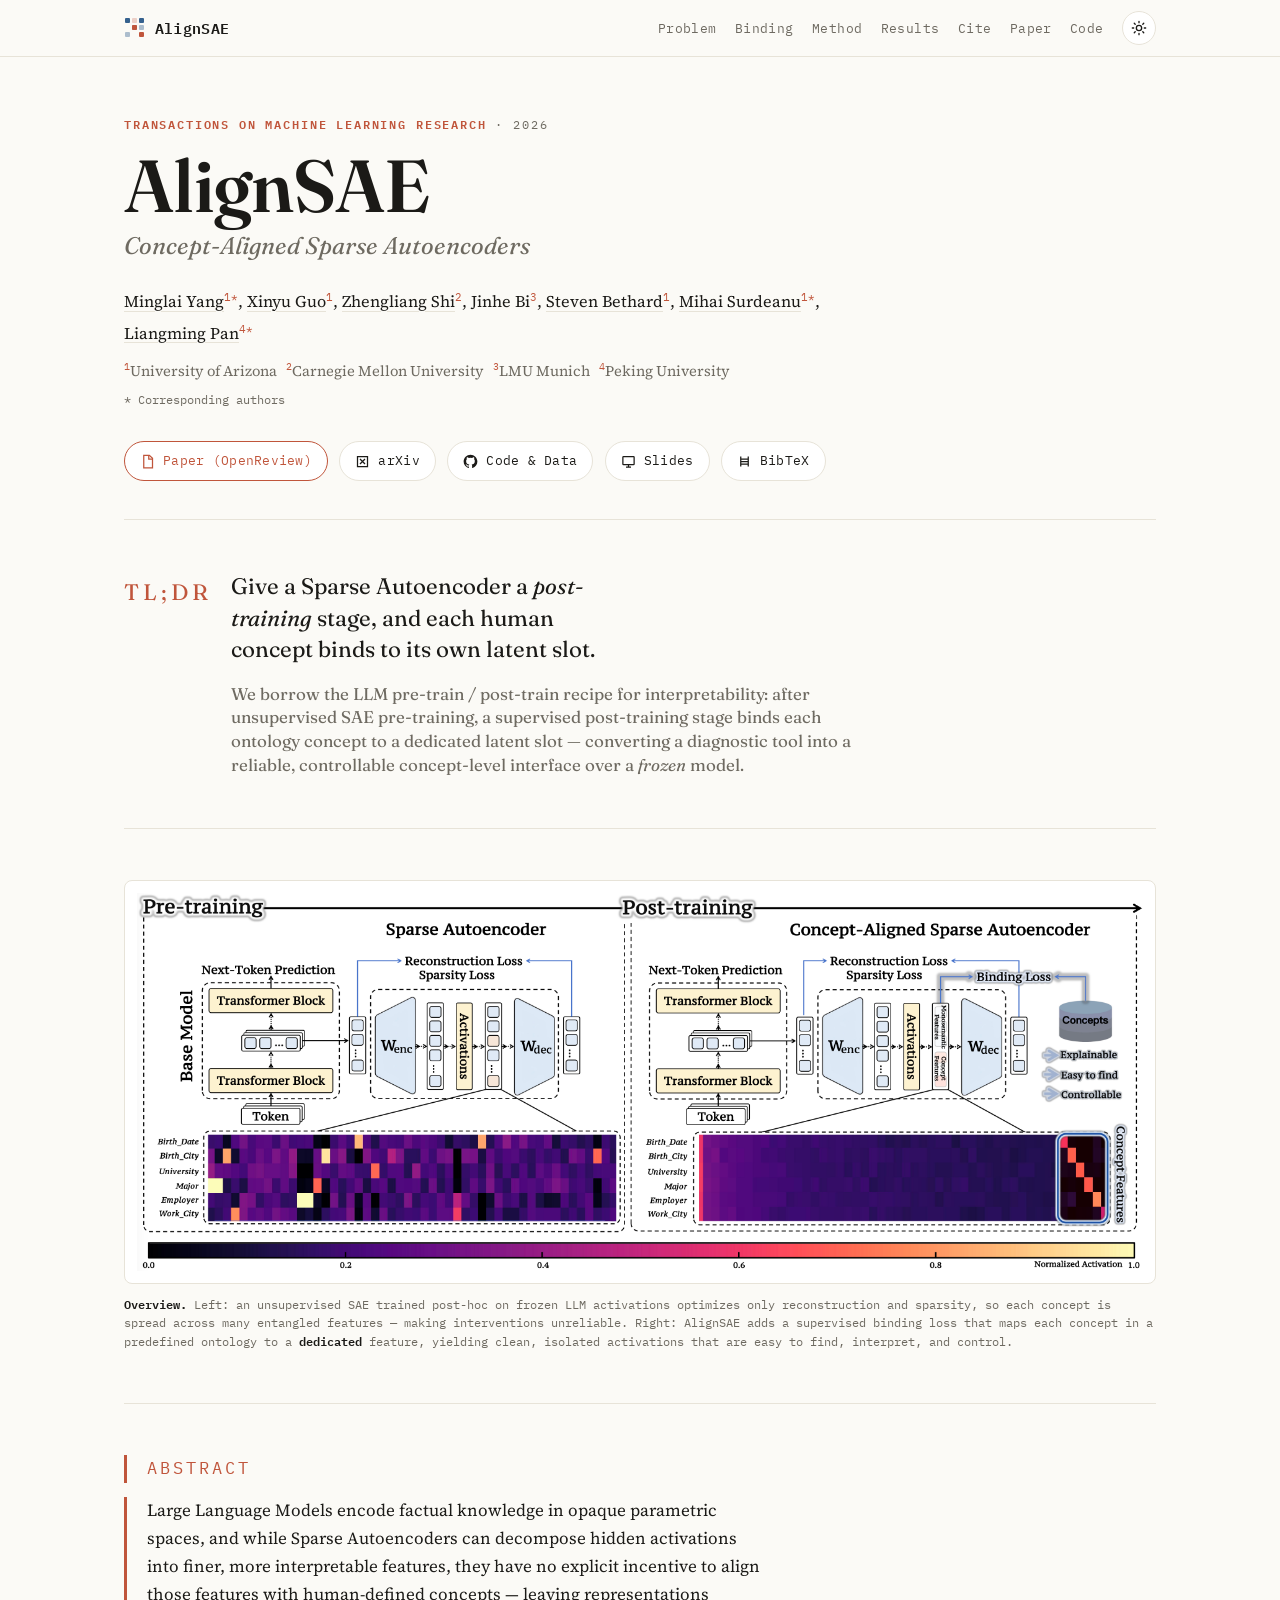
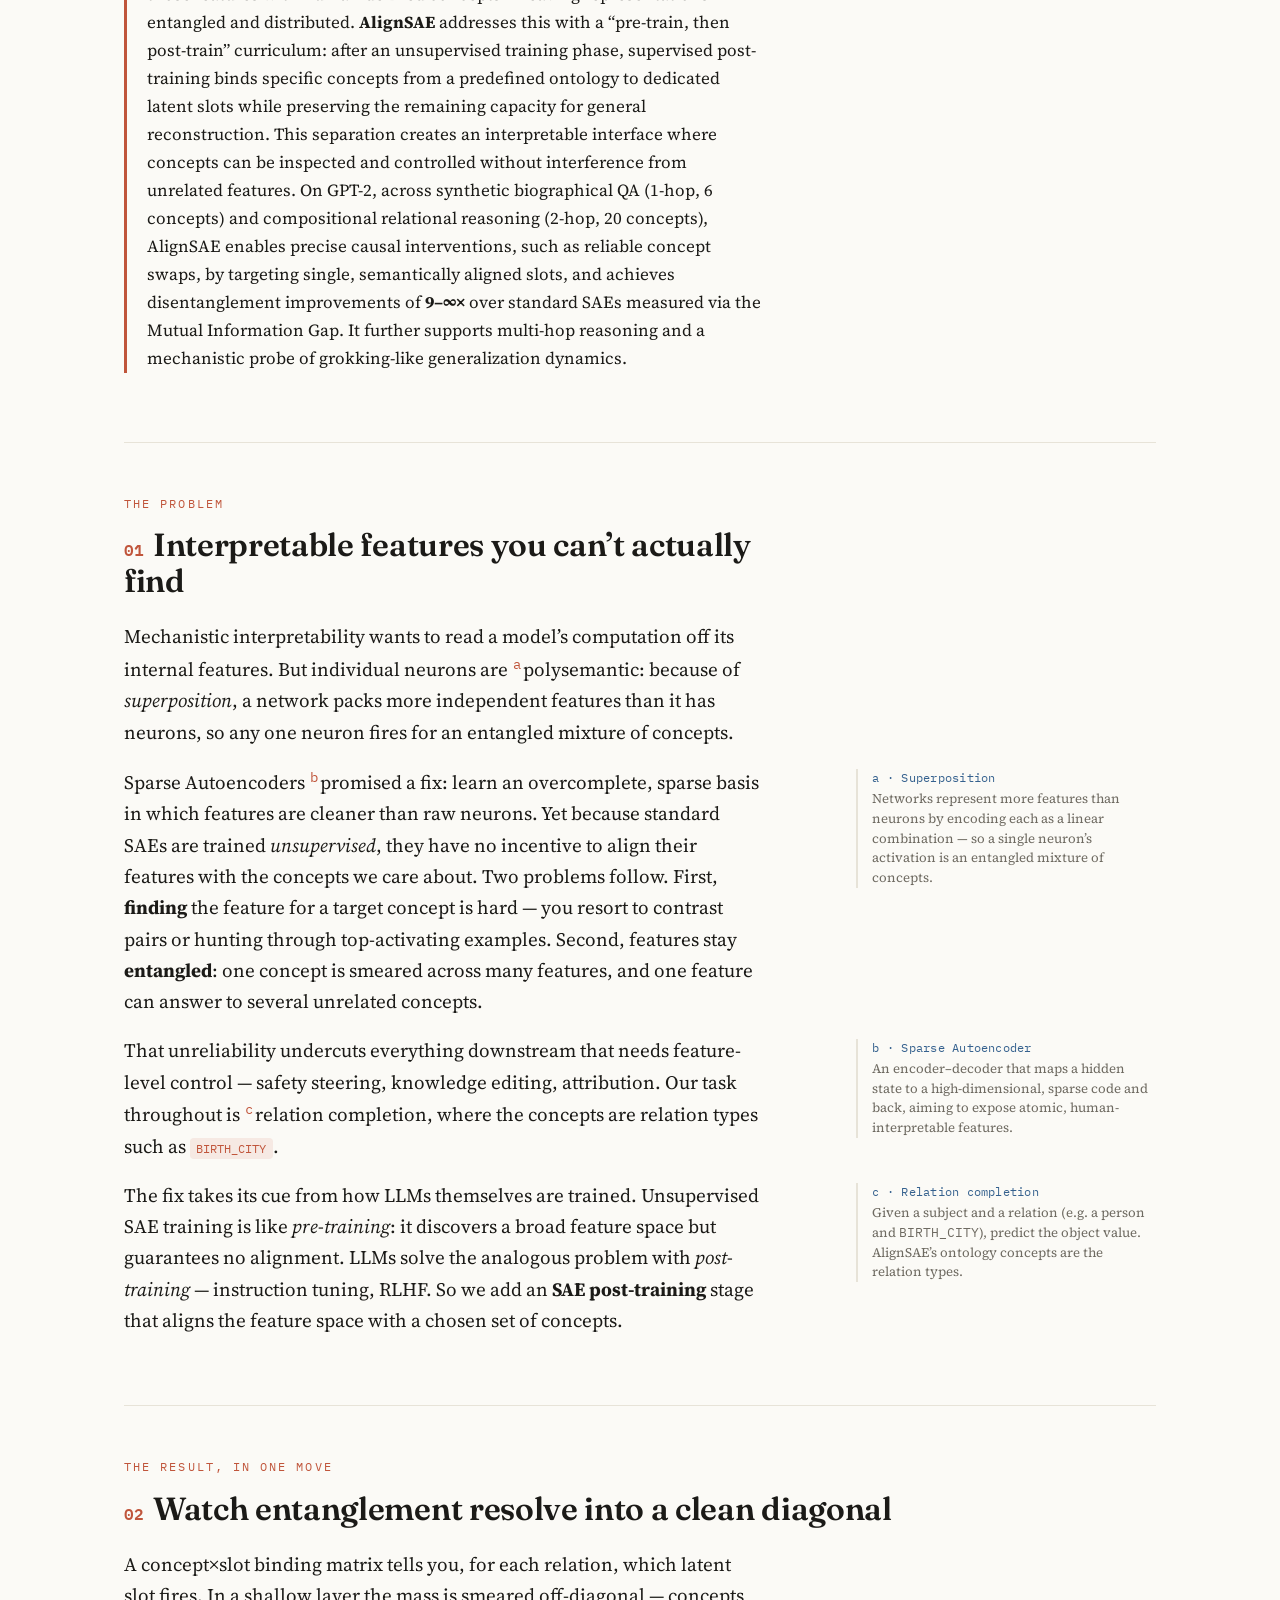
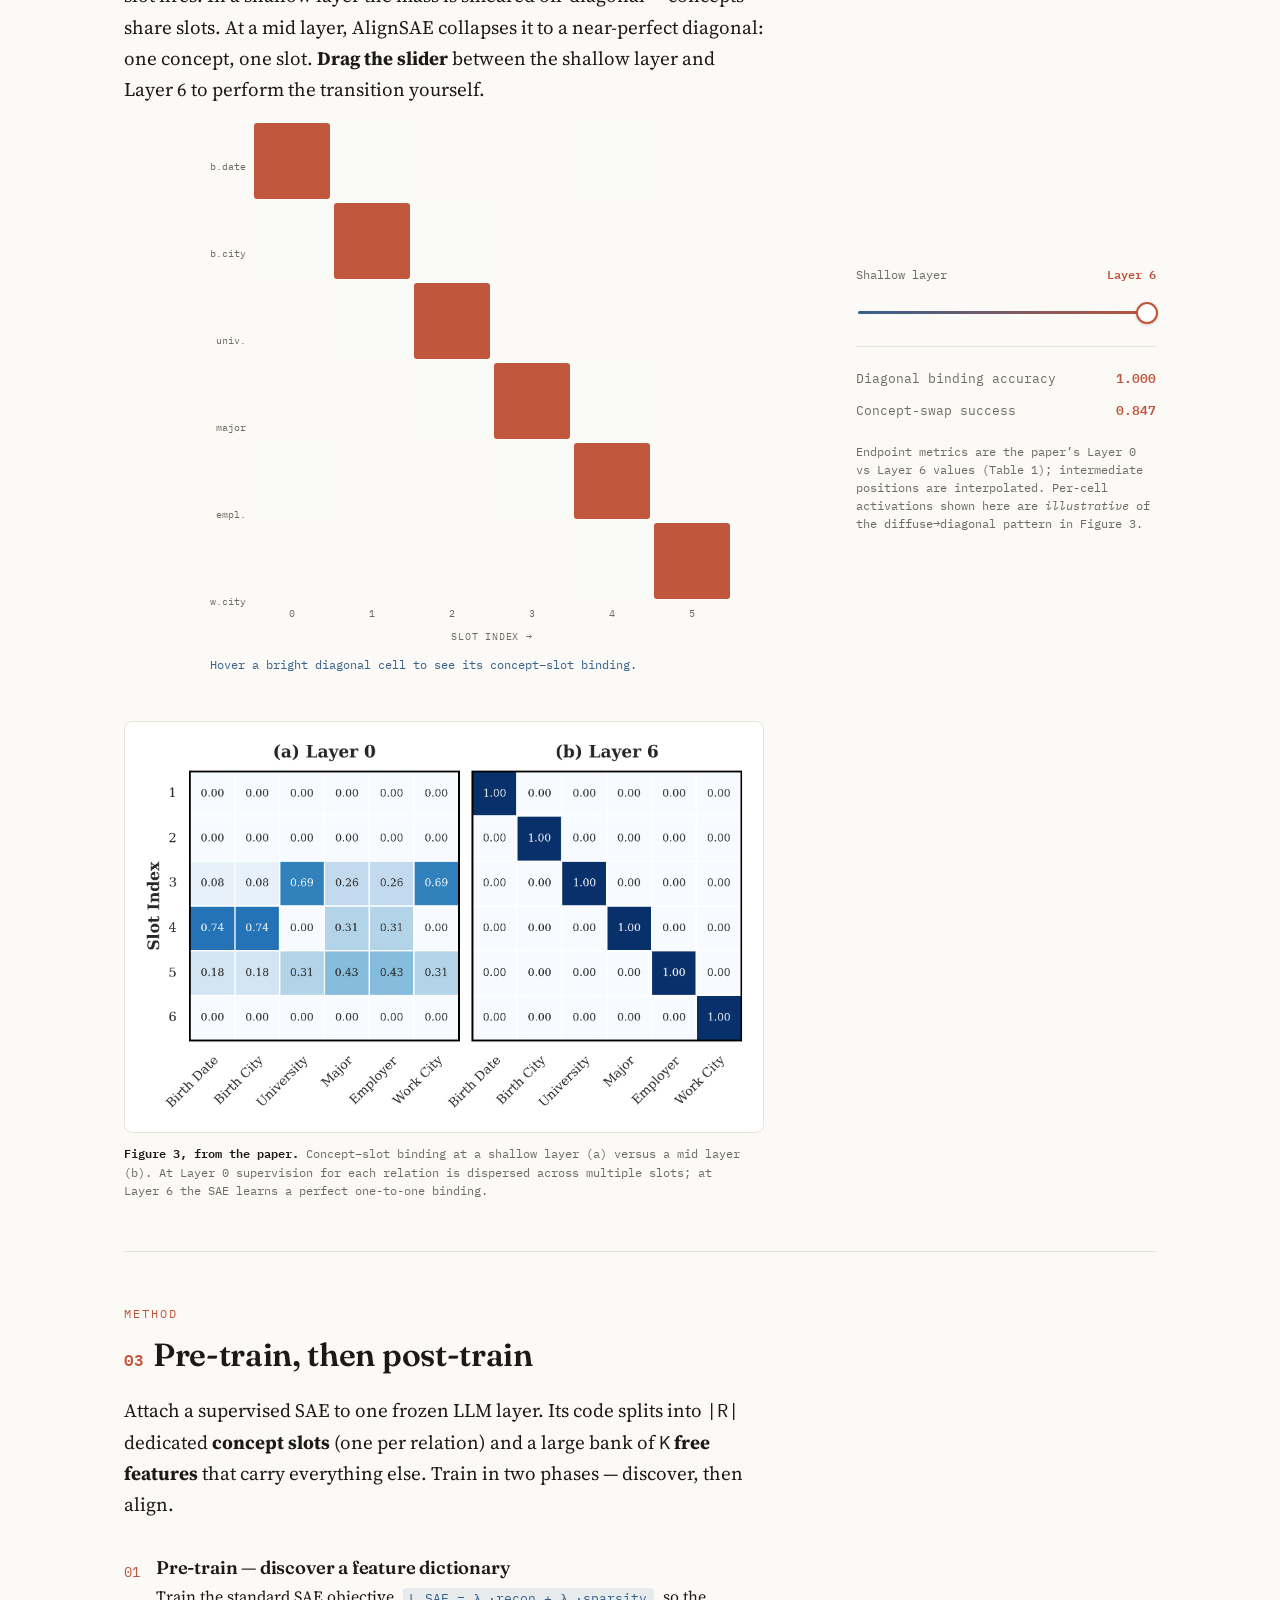
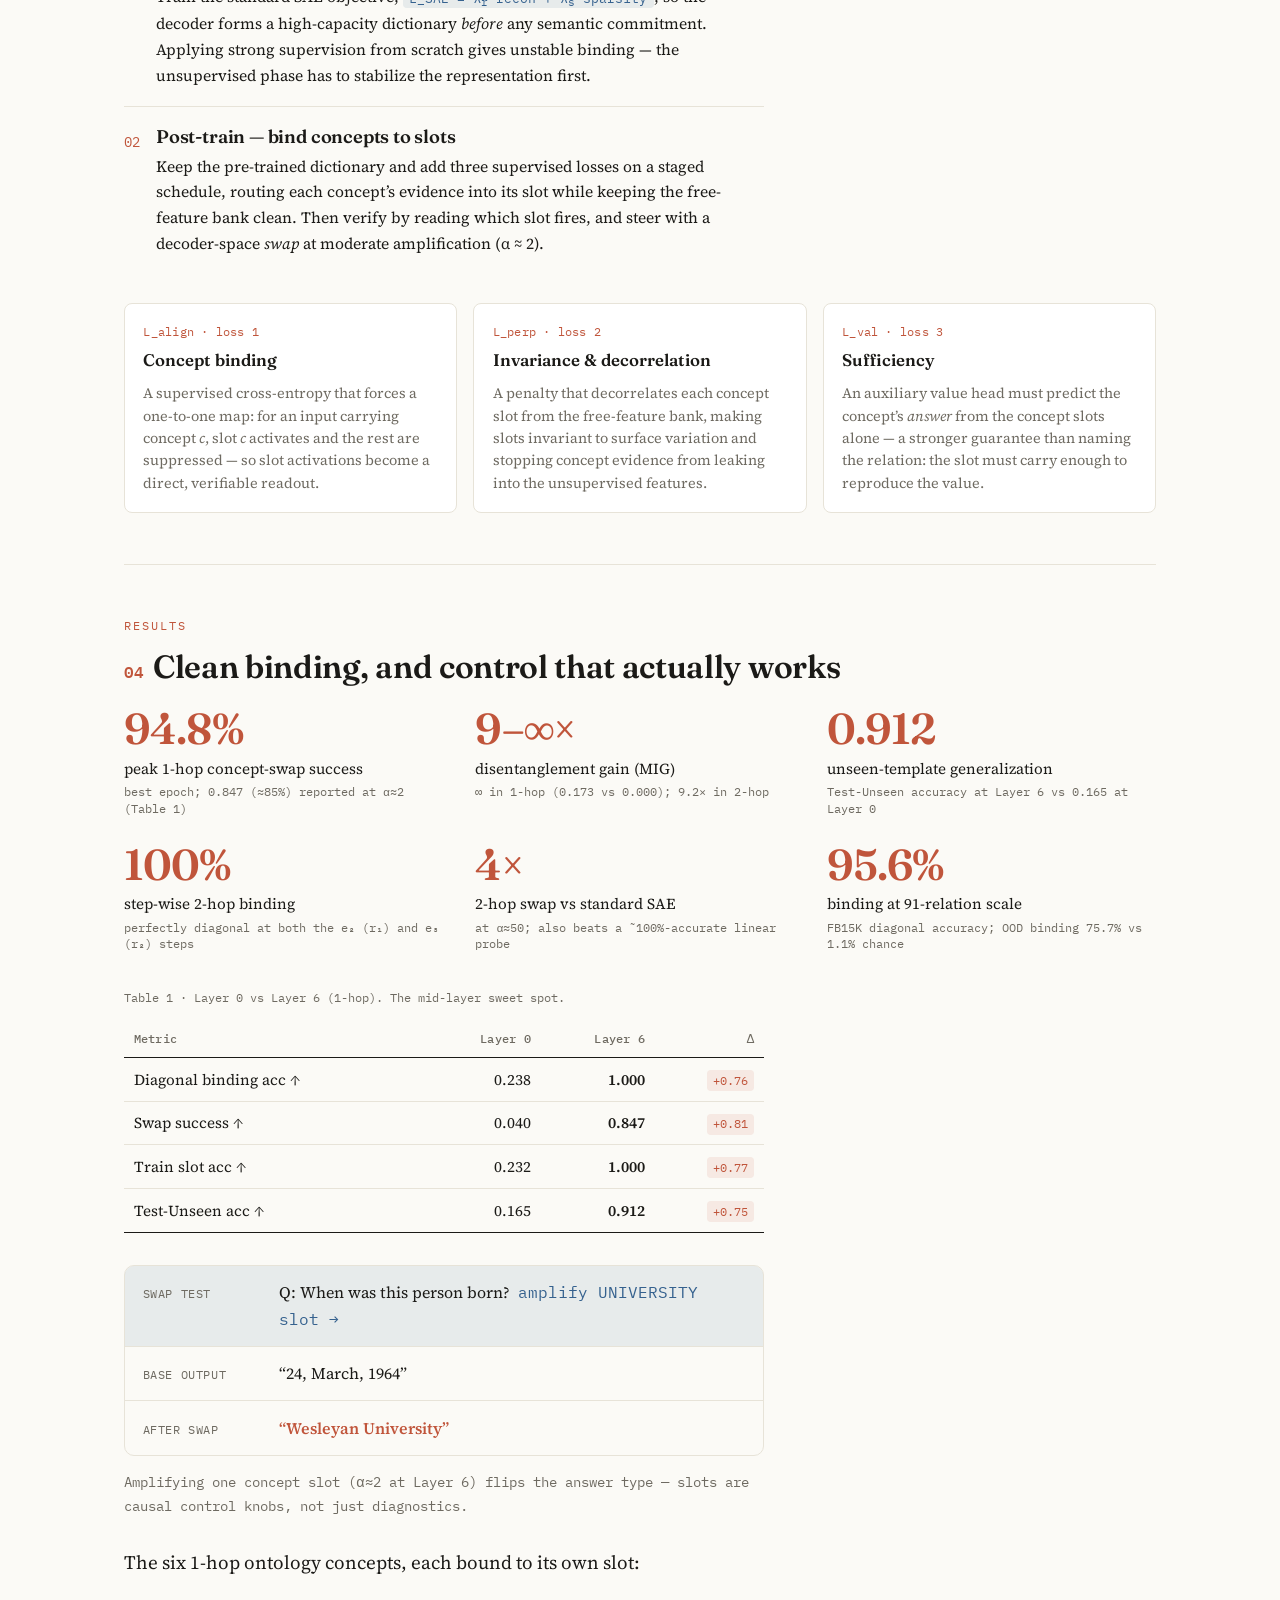
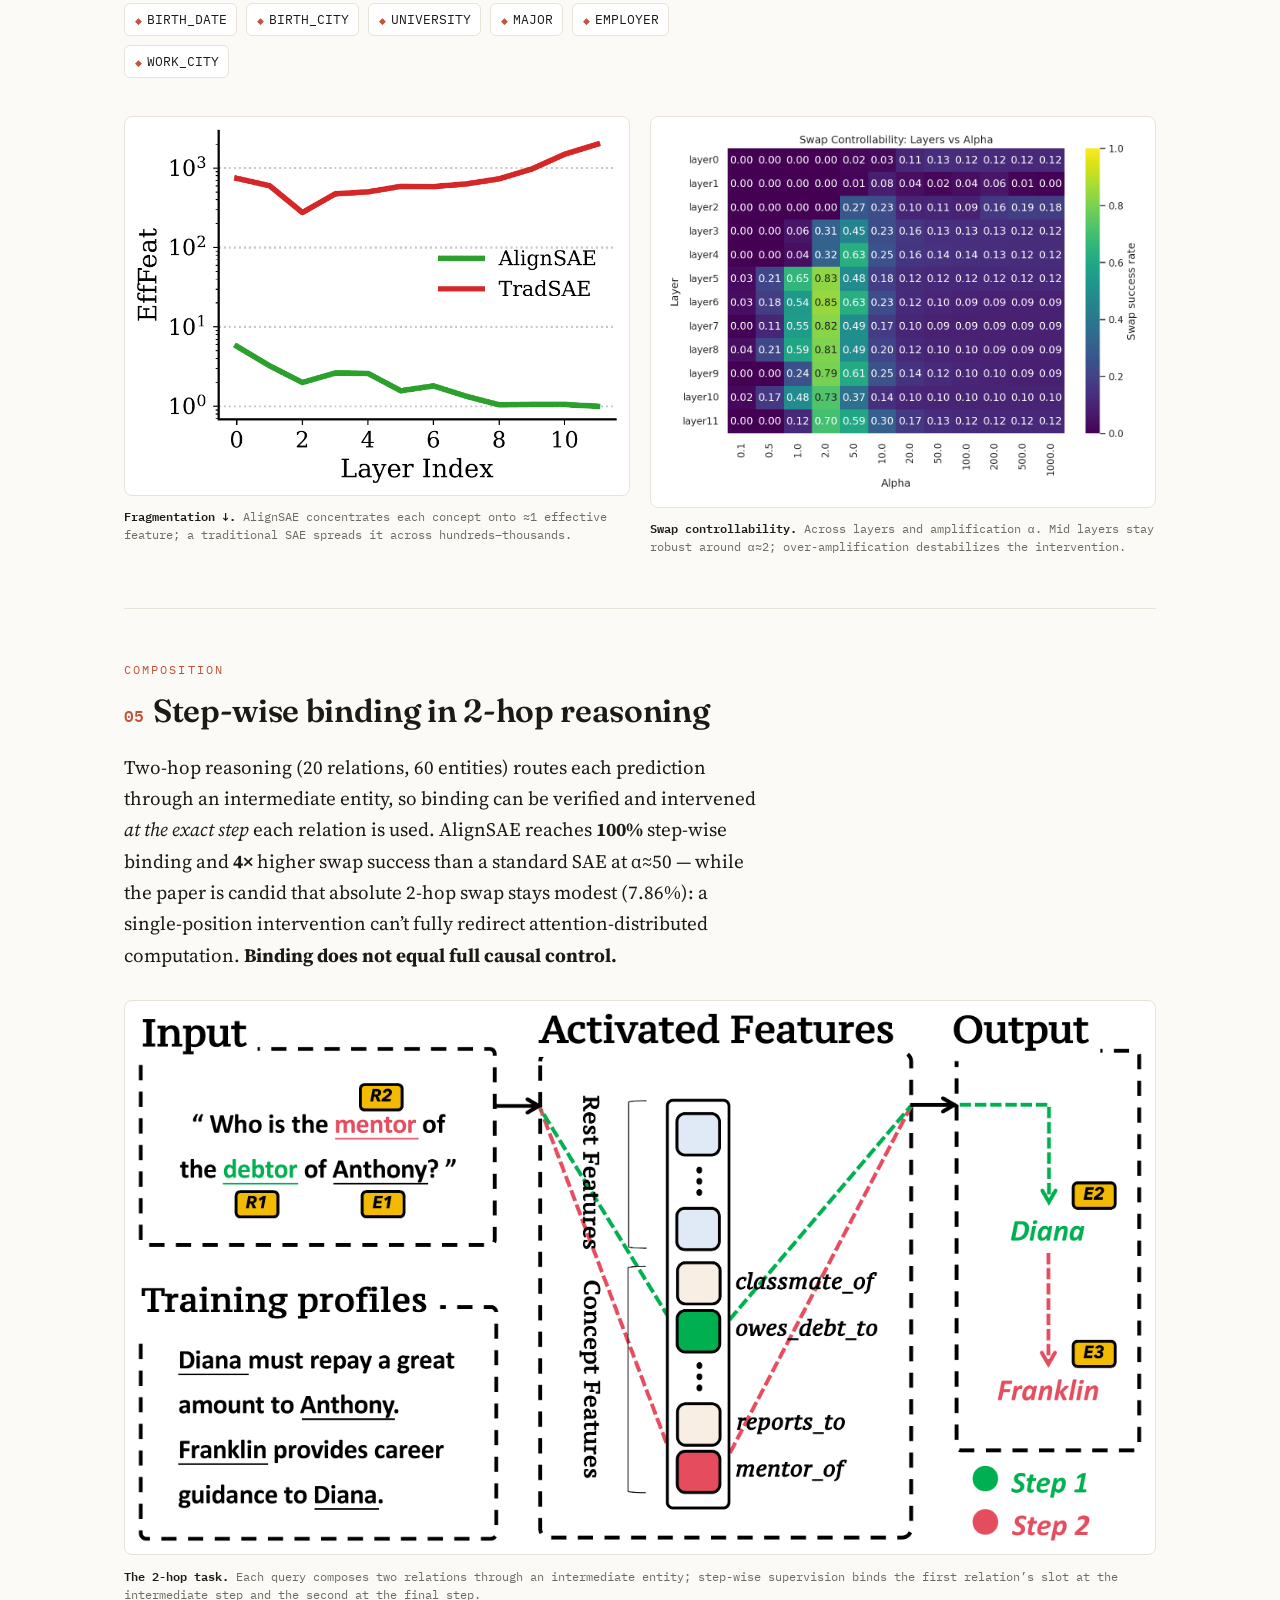
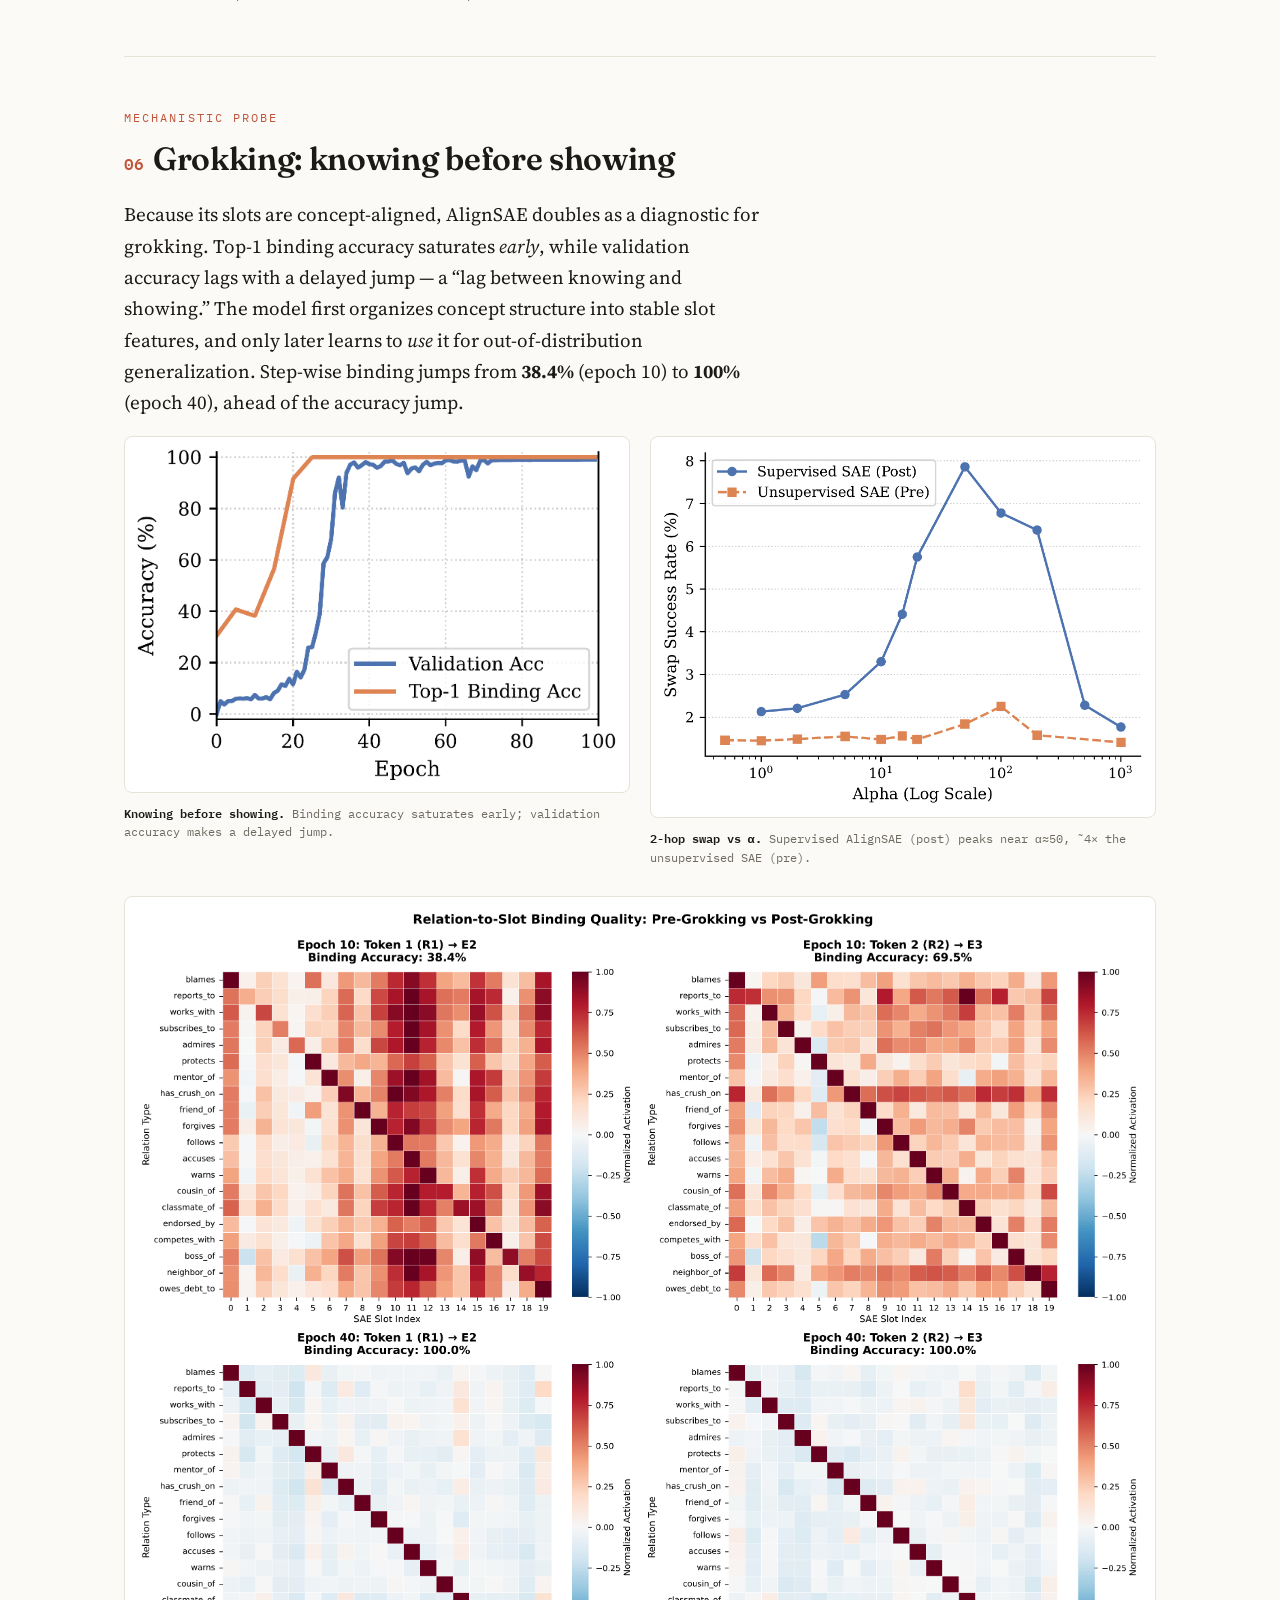
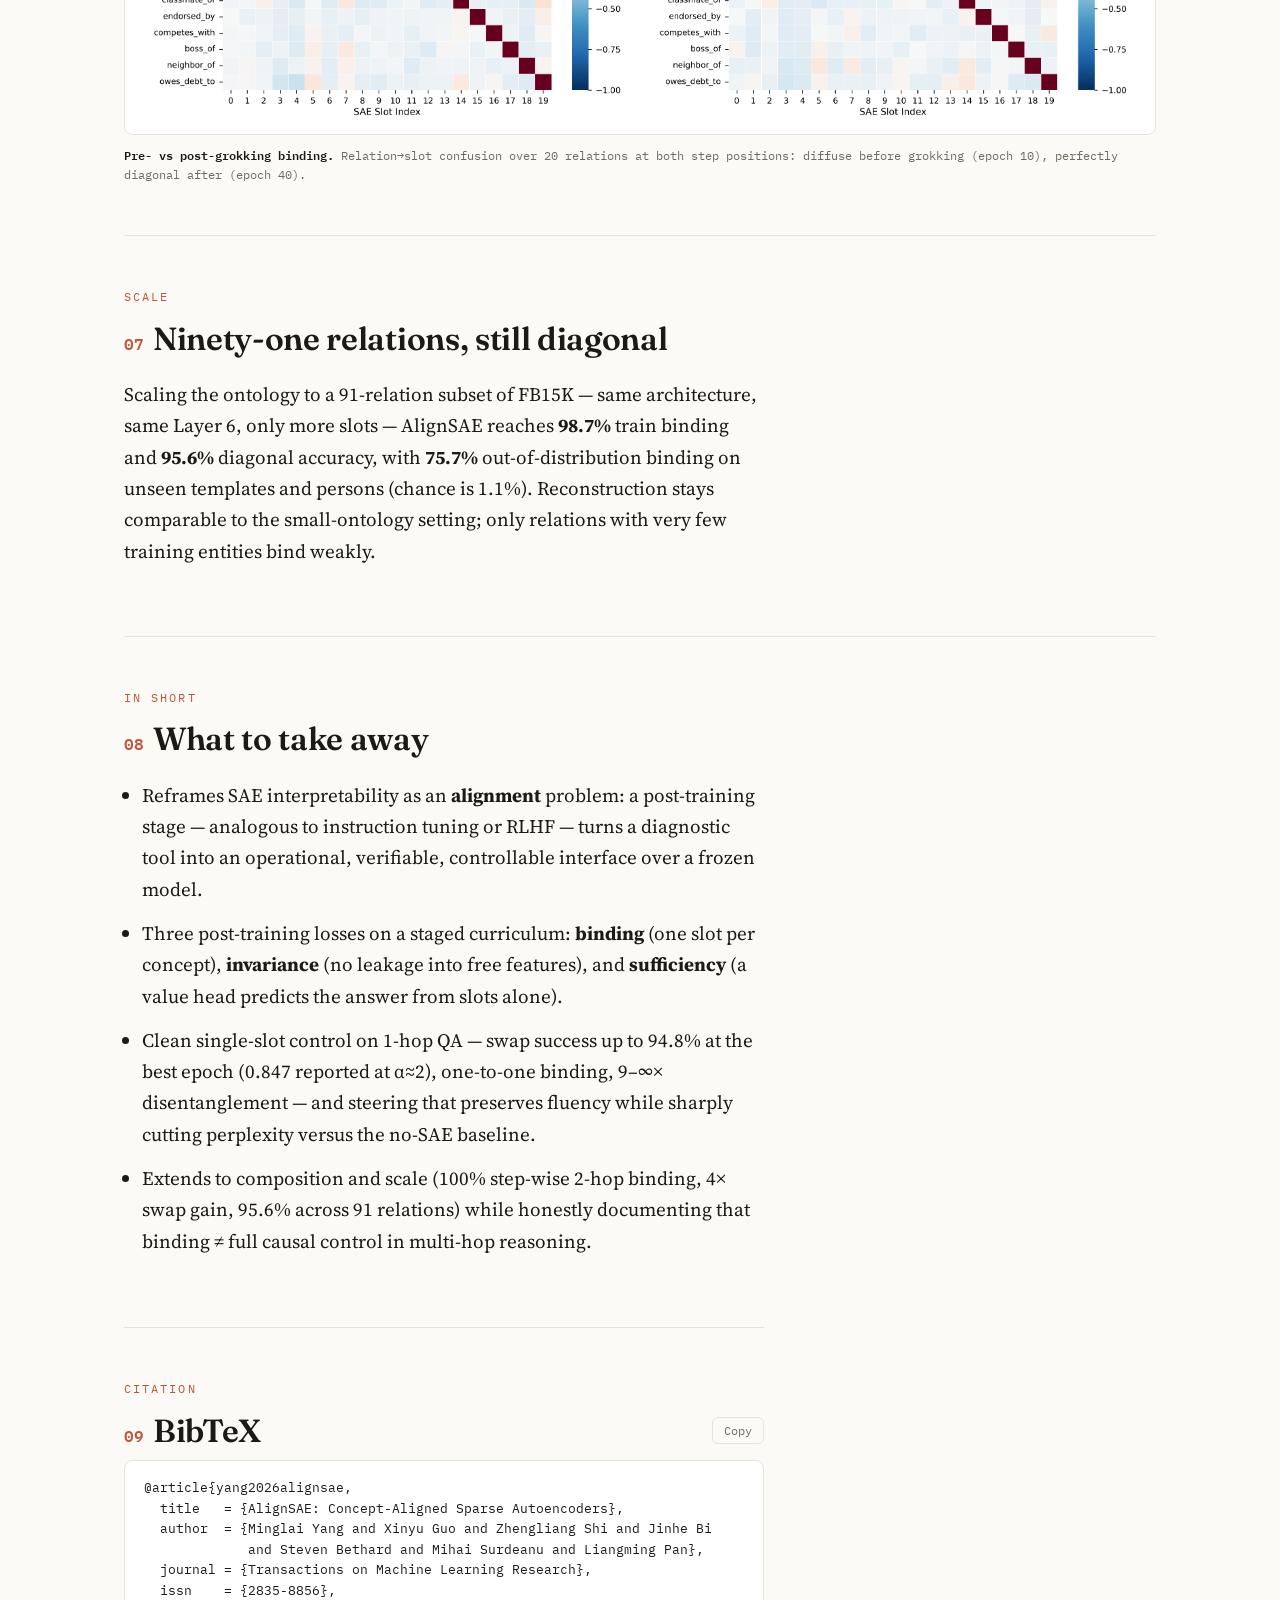
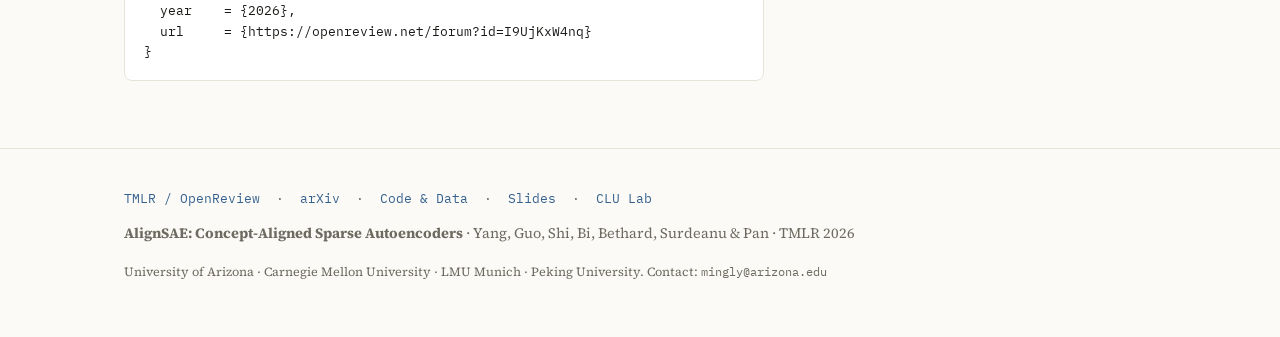
<file: index.html>
<!DOCTYPE html>
<html lang="en" data-theme="light">
<head>
<meta charset="utf-8">
<meta name="viewport" content="width=device-width, initial-scale=1">
<title>AlignSAE: Concept-Aligned Sparse Autoencoders | Yang et al. 2026</title>

<meta name="description" content="AlignSAE binds each concept in a predefined ontology to a dedicated Sparse Autoencoder latent slot through a 'pre-train, then post-train' curriculum, turning a frozen LLM's entangled features into an interface you can find, verify, and causally steer. TMLR 2026.">
<meta name="author" content="Minglai Yang, Xinyu Guo, Zhengliang Shi, Jinhe Bi, Steven Bethard, Mihai Surdeanu, Liangming Pan">
<meta name="keywords" content="sparse autoencoders, mechanistic interpretability, concept alignment, feature steering, LLM interpretability, concept binding">

<!-- Open Graph -->
<meta property="og:type" content="article">
<meta property="og:title" content="AlignSAE: Concept-Aligned Sparse Autoencoders">
<meta property="og:description" content="A 'pre-train, then post-train' curriculum that binds each ontology concept to its own SAE latent slot — turning entangled LLM features into an interface you can find, verify, and causally steer.">
<meta property="og:url" content="https://ymingl.com/alignsae-site/">
<meta property="og:image" content="figures/og.png">
<meta property="og:image:width" content="1200">
<meta property="og:image:height" content="450">
<meta property="article:published_time" content="2026-08-01T00:00:00.000Z">
<meta name="twitter:card" content="summary_large_image">
<meta name="twitter:title" content="AlignSAE: Concept-Aligned Sparse Autoencoders">
<meta name="twitter:description" content="Binding each ontology concept to a dedicated SAE latent slot — an interpretable, controllable interface over a frozen LLM. TMLR 2026.">
<meta name="twitter:image" content="figures/og.png">

<!-- Google Scholar -->
<meta name="citation_title" content="AlignSAE: Concept-Aligned Sparse Autoencoders">
<meta name="citation_author" content="Yang, Minglai">
<meta name="citation_author" content="Guo, Xinyu">
<meta name="citation_author" content="Shi, Zhengliang">
<meta name="citation_author" content="Bi, Jinhe">
<meta name="citation_author" content="Bethard, Steven">
<meta name="citation_author" content="Surdeanu, Mihai">
<meta name="citation_author" content="Pan, Liangming">
<meta name="citation_publication_date" content="2026">
<meta name="citation_journal_title" content="Transactions on Machine Learning Research">
<meta name="citation_pdf_url" content="https://arxiv.org/pdf/2512.02004.pdf">

<link rel="icon" type="image/png" href="plots/favicon.png">
<link rel="apple-touch-icon" href="plots/favicon.png">

<!-- Set theme before paint to avoid flash -->
<script>
(function () {
  try {
    var t = localStorage.getItem('alignsae-theme');
    if (!t) t = window.matchMedia('(prefers-color-scheme: dark)').matches ? 'dark' : 'light';
    document.documentElement.setAttribute('data-theme', t);
  } catch (e) {}
})();
</script>

<link rel="preconnect" href="https://fonts.googleapis.com">
<link rel="preconnect" href="https://fonts.gstatic.com" crossorigin>
<link href="https://fonts.googleapis.com/css2?family=Fraunces:opsz,wght@9..144,400;9..144,500;9..144,600;9..144,700&family=IBM+Plex+Mono:wght@400;500;600&family=Source+Serif+4:opsz,wght@8..60,400;8..60,600&display=swap" rel="stylesheet">

<script type="application/ld+json">
{
  "@context": "https://schema.org",
  "@type": "ScholarlyArticle",
  "headline": "AlignSAE: Concept-Aligned Sparse Autoencoders",
  "author": [
    {"@type":"Person","name":"Minglai Yang","affiliation":{"@type":"Organization","name":"University of Arizona"}},
    {"@type":"Person","name":"Xinyu Guo","affiliation":{"@type":"Organization","name":"University of Arizona"}},
    {"@type":"Person","name":"Zhengliang Shi","affiliation":{"@type":"Organization","name":"Carnegie Mellon University"}},
    {"@type":"Person","name":"Jinhe Bi","affiliation":{"@type":"Organization","name":"Ludwig Maximilian University of Munich"}},
    {"@type":"Person","name":"Steven Bethard","affiliation":{"@type":"Organization","name":"University of Arizona"}},
    {"@type":"Person","name":"Mihai Surdeanu","affiliation":{"@type":"Organization","name":"University of Arizona"}},
    {"@type":"Person","name":"Liangming Pan","affiliation":{"@type":"Organization","name":"Peking University"}}
  ],
  "datePublished": "2026-08-01",
  "publisher": {"@type":"Organization","name":"Transactions on Machine Learning Research"},
  "url": "https://ymingl.com/alignsae-site/",
  "sameAs": ["https://arxiv.org/abs/2512.02004","https://openreview.net/forum?id=I9UjKxW4nq"],
  "keywords": ["sparse autoencoders","mechanistic interpretability","concept alignment","feature steering"],
  "citation": "@article{yang2026alignsae, title={AlignSAE: Concept-Aligned Sparse Autoencoders}, author={Minglai Yang and Xinyu Guo and Zhengliang Shi and Jinhe Bi and Steven Bethard and Mihai Surdeanu and Liangming Pan}, journal={Transactions on Machine Learning Research}, issn={2835-8856}, year={2026}, url={https://openreview.net/forum?id=I9UjKxW4nq}}"
}
</script>

<style>
:root {
  --bg:#FBFAF6; --surface:#FFFFFF; --ink:#1B1A17; --muted:#6E6A61;
  --hairline:#E7E3D8; --warm:#C0553B; --cool:#35618E;
  --warm-soft:rgba(192,85,59,.10); --cool-soft:rgba(53,97,142,.10);
  --measure:640px; --gutter:340px;
  --serif:"Source Serif 4",Georgia,"Times New Roman",serif;
  --display:"Fraunces",Georgia,serif;
  --mono:"IBM Plex Mono",ui-monospace,SFMono-Regular,Menlo,monospace;
}
html[data-theme="dark"] {
  --bg:#17150F; --surface:#211E17; --ink:#ECE8DE; --muted:#9B968A;
  --hairline:#322E24; --warm:#DA6B4F; --cool:#7AA6D0;
  --warm-soft:rgba(218,107,79,.14); --cool-soft:rgba(122,166,208,.16);
}
* { box-sizing:border-box; }
html { scroll-behavior:smooth; overflow-x:hidden; }
body { overflow-x:hidden; }
/* keep grid/flex children from forcing the document wider than the viewport */
.matrix-stage > *, .stats > *, .losses > *, .fig-pair > *, .swapcard .row > *, .tldr > * { min-width:0; }
img, pre, table, figure { max-width:100%; }
@media (prefers-reduced-motion:reduce){ html{scroll-behavior:auto;} }
body {
  margin:0; background:var(--bg); color:var(--ink);
  font-family:var(--serif); font-size:19px; line-height:1.65;
  -webkit-font-smoothing:antialiased; text-rendering:optimizeLegibility;
  font-optical-sizing:auto;
}
::selection { background:var(--warm-soft); }
a { color:var(--cool); text-decoration:none; }
a:hover { color:var(--warm); text-decoration:underline; text-decoration-color:var(--warm); text-underline-offset:3px; }
:focus-visible { outline:2px solid var(--cool); outline-offset:3px; border-radius:2px; }
h1,h2,h3 { font-family:var(--display); font-weight:600; line-height:1.12; letter-spacing:-.01em; }
.mono { font-family:var(--mono); }

/* ---------- Top bar ---------- */
.topbar {
  position:sticky; top:0; z-index:50; background:color-mix(in srgb,var(--bg) 88%,transparent);
  backdrop-filter:saturate(120%) blur(8px); -webkit-backdrop-filter:saturate(120%) blur(8px);
  border-bottom:1px solid var(--hairline);
}
.topbar-in { max-width:1080px; margin:0 auto; padding:.7rem 1.5rem; display:flex; align-items:center; gap:1rem; }
.brand { display:flex; align-items:center; gap:.55rem; font-family:var(--mono); font-weight:600; font-size:.95rem; color:var(--ink); letter-spacing:.02em; }
.brand:hover { text-decoration:none; }
.brand svg { display:block; }
.nav { margin-left:auto; display:flex; align-items:center; gap:1.15rem; font-family:var(--mono); font-size:.8rem; }
.nav a { color:var(--muted); letter-spacing:.03em; }
.nav a:hover { color:var(--warm); text-decoration:none; }
.toggle {
  width:34px; height:34px; border:1px solid var(--hairline); border-radius:50%;
  background:var(--surface); color:var(--ink); cursor:pointer; display:grid; place-items:center; padding:0;
}
.toggle:hover { border-color:var(--warm); color:var(--warm); }
.nav-links { display:flex; gap:1.15rem; }
@media (max-width:720px){ .nav-links{display:none;} }

/* ---------- Layout ---------- */
main { max-width:1080px; margin:0 auto; padding:0 1.5rem; }
section { padding:3.2rem 0; border-top:1px solid var(--hairline); }
section:first-of-type { border-top:none; }
.measure > * { max-width:var(--measure); }
.eyebrow { font-family:var(--mono); font-size:.72rem; letter-spacing:.18em; text-transform:uppercase; color:var(--warm); margin:0 0 .9rem; }
h2.sec { font-size:2rem; margin:.1rem 0 1.4rem; }
.sec-num { font-family:var(--mono); color:var(--warm); font-size:1rem; margin-right:.6rem; }
p { margin:0 0 1.1rem; }

/* ---------- Frontispiece ---------- */
.hero { padding-top:3.6rem; padding-bottom:2.4rem; }
.venue { font-family:var(--mono); font-size:.72rem; letter-spacing:.16em; text-transform:uppercase; color:var(--muted); }
.venue b { color:var(--warm); font-weight:600; }
.hero h1 { font-size:clamp(2.7rem,7vw,4.6rem); margin:.7rem 0 .2rem; font-weight:600; }
.hero .subtitle { font-family:var(--display); font-weight:400; font-style:italic; font-size:clamp(1.15rem,2.6vw,1.5rem); color:var(--muted); max-width:32ch; margin:0 0 1.6rem; line-height:1.25; }
.authors { font-size:1.02rem; line-height:1.9; max-width:760px; }
.authors a { color:var(--ink); text-decoration:underline; text-decoration-color:var(--hairline); text-underline-offset:3px; }
.authors a:hover { color:var(--warm); text-decoration-color:var(--warm); }
.authors sup { color:var(--warm); font-family:var(--mono); font-size:.7em; }
.affil { color:var(--muted); font-size:.92rem; margin-top:.5rem; }
.affil .corr { font-family:var(--mono); font-size:.82em; }
.reslinks { display:flex; flex-wrap:wrap; gap:.7rem; margin-top:1.7rem; }
.btn {
  display:inline-flex; align-items:center; gap:.5rem; padding:.5rem .95rem;
  border:1px solid var(--hairline); border-radius:999px; background:var(--surface);
  font-family:var(--mono); font-size:.82rem; color:var(--ink); letter-spacing:.02em;
}
.btn:hover { border-color:var(--warm); color:var(--warm); text-decoration:none; }
.btn.primary { border-color:var(--warm); color:var(--warm); }
.btn svg { width:15px; height:15px; }

/* ---------- TL;DR ---------- */
.tldr { display:flex; gap:1.2rem; align-items:flex-start; }
.tldr .eyebrow { flex:0 0 auto; margin:.35rem 0 0; }
.tldr p { font-family:var(--display); font-weight:400; font-size:1.4rem; line-height:1.4; margin:0; max-width:26ch; }
.tldr .lead { max-width:640px; font-size:1.06rem; color:var(--ink); }
@media (max-width:720px){ .tldr{flex-direction:column;gap:.5rem;} }

/* ---------- Abstract ---------- */
.abstract p { border-left:3px solid var(--warm); padding-left:1.25rem; font-size:1.06rem; }

/* ---------- Essay + sidenotes ---------- */
.essay { position:relative; }
.essay > p, .essay > h2, .essay > ul { max-width:var(--measure); }
.sidenote {
  float:right; clear:right; width:300px; margin:.2rem 0 1.3rem 2rem;
  font-size:.82rem; line-height:1.5; color:var(--muted);
  border-left:2px solid var(--hairline); padding-left:.9rem;
}
.sidenote .sn-term { font-family:var(--mono); color:var(--cool); font-size:.92em; display:block; margin-bottom:.15rem; letter-spacing:.02em; }
.sn-ref { font-family:var(--mono); color:var(--warm); font-size:.72em; vertical-align:super; padding:0 .1em; }
@media (max-width:1000px){
  .sidenote { float:none; width:auto; margin:1rem 0 1.4rem; }
}

/* ---------- Binding matrix (signature) ---------- */
.matrix-wrap { max-width:none; }
.matrix-stage { display:grid; grid-template-columns:minmax(0,1fr) 300px; gap:2.5rem; align-items:center; margin-top:.5rem; }
@media (max-width:860px){ .matrix-stage{grid-template-columns:1fr; gap:1.6rem;} }
.mx { max-width:520px; margin:0 auto; width:100%; }
.mx-grid-outer { display:grid; grid-template-columns:auto 1fr; gap:.5rem; }
.mx-rowlabels { display:grid; align-content:stretch; font-family:var(--mono); font-size:.62rem; color:var(--muted); text-align:right; }
.mx-rowlabels span { display:flex; align-items:center; justify-content:flex-end; }
.mx-grid { display:grid; grid-template-columns:repeat(6,1fr); gap:4px; aspect-ratio:1/1; }
.cell {
  border-radius:3px; background:var(--cool); position:relative; transition:background-color .18s ease, opacity .18s ease;
}
html[data-theme] .cell.diag { }
.cell:hover, .cell:focus-visible { box-shadow:0 0 0 2px var(--surface),0 0 0 3px var(--ink); z-index:2; }
.mx-collabels { display:grid; grid-template-columns:repeat(6,1fr); gap:4px; margin-top:.4rem; font-family:var(--mono); font-size:.6rem; color:var(--muted); text-align:center; }
.mx-axis { font-family:var(--mono); font-size:.62rem; color:var(--muted); letter-spacing:.08em; text-transform:uppercase; }
.mx-axis.rows { writing-mode:vertical-rl; transform:rotate(180deg); }
@media (prefers-reduced-motion:reduce){ .cell{transition:none;} }

.mx-panel { }
.slider-row { margin:0 0 1.4rem; }
.slider-labels { display:flex; justify-content:space-between; font-family:var(--mono); font-size:.72rem; color:var(--muted); margin-bottom:.5rem; }
.slider-labels b { color:var(--warm); font-weight:600; }
input[type=range]{
  -webkit-appearance:none; appearance:none; width:100%; height:3px; border-radius:2px;
  background:linear-gradient(to right,var(--cool),var(--warm)); outline-offset:6px; cursor:pointer;
}
input[type=range]::-webkit-slider-thumb{ -webkit-appearance:none; width:22px; height:22px; border-radius:50%; background:var(--surface); border:2px solid var(--warm); cursor:pointer; box-shadow:0 1px 3px rgba(0,0,0,.2); }
input[type=range]::-moz-range-thumb{ width:20px; height:20px; border-radius:50%; background:var(--surface); border:2px solid var(--warm); cursor:pointer; }
.readout { font-family:var(--mono); font-size:.8rem; color:var(--ink); border-top:1px solid var(--hairline); padding-top:1rem; }
.readout .r-line { display:flex; justify-content:space-between; gap:1rem; padding:.32rem 0; }
.readout .r-val { color:var(--warm); font-weight:600; font-variant-numeric:tabular-nums; }
.readout .r-lab { color:var(--muted); }
.mx-caption { font-family:var(--mono); font-size:.72rem; color:var(--muted); line-height:1.55; margin-top:1.1rem; }
.mx-tip { min-height:1.2rem; font-family:var(--mono); font-size:.74rem; color:var(--cool); margin-top:.6rem; }

/* ---------- Method ---------- */
.steps { counter-reset:step; max-width:var(--measure); }
.step { display:grid; grid-template-columns:auto 1fr; gap:1rem; padding:1.1rem 0; border-top:1px solid var(--hairline); }
.step:first-child { border-top:none; }
.step .n { counter-increment:step; font-family:var(--mono); color:var(--warm); font-size:.85rem; padding-top:.35rem; }
.step .n::before { content:counter(step,decimal-leading-zero); }
.step h3 { font-size:1.15rem; margin:.15rem 0 .35rem; font-weight:600; }
.step p { font-size:.98rem; margin:0; color:var(--ink); }
.step .formula { font-family:var(--mono); font-size:.82rem; color:var(--cool); background:var(--cool-soft); padding:.1rem .4rem; border-radius:4px; }
.losses { display:grid; grid-template-columns:repeat(3,1fr); gap:1rem; margin-top:1.8rem; }
@media (max-width:760px){ .losses{grid-template-columns:1fr;} }
.loss { border:1px solid var(--hairline); border-radius:8px; padding:1.1rem 1.15rem; background:var(--surface); }
.loss .tag { font-family:var(--mono); font-size:.72rem; color:var(--warm); letter-spacing:.02em; }
.loss h4 { font-family:var(--display); font-size:1.05rem; margin:.4rem 0 .45rem; font-weight:600; }
.loss p { font-size:.9rem; color:var(--muted); margin:0; line-height:1.55; }

/* ---------- Figures ---------- */
figure { margin:1.8rem 0 0; }
figure img { width:100%; height:auto; display:block; border:1px solid var(--hairline); border-radius:8px; background:#ffffff; padding:12px; }
html[data-theme="dark"] figure img { background:#f7f5ef; border-color:#3a352a; } /* paper figures are light; keep a light mat so they read */
figcaption { font-family:var(--mono); font-size:.74rem; color:var(--muted); line-height:1.55; margin-top:.7rem; max-width:var(--measure); }
figcaption b { color:var(--ink); font-weight:600; }
.fig-pair { display:grid; grid-template-columns:1fr 1fr; gap:1.2rem; }
@media (max-width:760px){ .fig-pair{grid-template-columns:1fr;} }

/* ---------- Stats ---------- */
.stats { display:grid; grid-template-columns:repeat(3,1fr); gap:1.6rem 1.4rem; margin:0 0 2.2rem; max-width:none; }
@media (max-width:760px){ .stats{grid-template-columns:1fr 1fr;} }
@media (max-width:440px){ .stats{grid-template-columns:1fr;} }
.stat .v { font-family:var(--display); font-size:2.7rem; font-weight:600; color:var(--warm); line-height:1; letter-spacing:-.02em; }
.stat .l { font-size:.95rem; margin-top:.5rem; color:var(--ink); line-height:1.3; }
.stat .n { font-family:var(--mono); font-size:.72rem; color:var(--muted); margin-top:.35rem; line-height:1.45; }

/* ---------- Table ---------- */
.tbl-wrap { max-width:var(--measure); overflow-x:auto; }
table.book { width:100%; border-collapse:collapse; font-size:.95rem; }
table.book caption { text-align:left; font-family:var(--mono); font-size:.74rem; color:var(--muted); padding-bottom:.7rem; }
table.book th, table.book td { padding:.55rem .6rem; text-align:right; font-variant-numeric:tabular-nums; }
table.book th:first-child, table.book td:first-child { text-align:left; font-variant-numeric:normal; }
table.book thead th { border-bottom:1.5px solid var(--ink); font-family:var(--mono); font-weight:500; font-size:.78rem; color:var(--muted); letter-spacing:.02em; }
table.book tbody tr { border-bottom:1px solid var(--hairline); }
table.book tbody tr:last-child { border-bottom:1.5px solid var(--ink); }
table.book td.strong { color:var(--ink); font-weight:600; }
.chip { display:inline-block; font-family:var(--mono); font-size:.74rem; color:var(--warm); background:var(--warm-soft); border-radius:4px; padding:.05rem .4rem; }

/* ---------- Swap card + concept chips ---------- */
.swapcard { max-width:var(--measure); border:1px solid var(--hairline); border-radius:10px; overflow:hidden; margin-top:2rem; }
.swapcard .row { display:grid; grid-template-columns:120px 1fr; gap:1rem; padding:.85rem 1.1rem; border-top:1px solid var(--hairline); align-items:baseline; }
.swapcard .row:first-child { border-top:none; background:var(--cool-soft); }
.swapcard .k { font-family:var(--mono); font-size:.74rem; color:var(--muted); text-transform:uppercase; letter-spacing:.05em; }
.swapcard .val { font-size:1rem; }
.swapcard .flip { color:var(--warm); font-weight:600; }
.swapcard .slot { font-family:var(--mono); color:var(--cool); }
.concepts { display:flex; flex-wrap:wrap; gap:.55rem; margin-top:1.6rem; max-width:var(--measure); }
.concepts .c { font-family:var(--mono); font-size:.8rem; color:var(--ink); border:1px solid var(--hairline); border-radius:6px; padding:.3rem .6rem; background:var(--surface); }
.concepts .c::before { content:"◆ "; color:var(--warm); font-size:.7em; }

/* ---------- BibTeX ---------- */
.bibtex { max-width:var(--measure); }
.bib-head { display:flex; align-items:center; justify-content:space-between; margin-bottom:.7rem; }
pre.bib { background:var(--surface); border:1px solid var(--hairline); border-radius:8px; padding:1.1rem 1.2rem; overflow-x:auto; font-family:var(--mono); font-size:.8rem; line-height:1.6; color:var(--ink); margin:0; }
.copybtn { font-family:var(--mono); font-size:.75rem; color:var(--muted); background:none; border:1px solid var(--hairline); border-radius:6px; padding:.32rem .7rem; cursor:pointer; }
.copybtn:hover { border-color:var(--warm); color:var(--warm); }
.copybtn.done { color:var(--warm); border-color:var(--warm); }

/* ---------- Footer ---------- */
footer { border-top:1px solid var(--hairline); padding:2.4rem 0 3.4rem; margin-top:1rem; }
footer .fin { max-width:1080px; margin:0 auto; padding:0 1.5rem; font-size:.9rem; color:var(--muted); }
footer .flinks { font-family:var(--mono); font-size:.8rem; margin-bottom:.8rem; }
footer .flinks a { color:var(--cool); }
footer .tiny { font-size:.78rem; margin-top:1rem; }
</style>
</head>

<body>

<!-- ======= TOP BAR ======= -->
<div class="topbar">
  <div class="topbar-in">
    <a class="brand" href="#top" aria-label="AlignSAE home">
      <svg width="22" height="22" viewBox="0 0 22 22" aria-hidden="true">
        <g fill="var(--cool)"><rect x="1" y="1" width="5" height="5" rx="1"/><rect x="15" y="1" width="5" height="5" rx="1"/><rect x="8" y="8" width="5" height="5" rx="1" opacity=".4"/><rect x="15" y="8" width="5" height="5" rx="1" opacity=".4"/><rect x="1" y="15" width="5" height="5" rx="1" opacity=".4"/></g>
        <g fill="var(--warm)"><rect x="1" y="1" width="5" height="5" rx="1" opacity="0"/><rect x="8" y="1" width="5" height="5" rx="1" opacity=".25"/><rect x="8" y="8" width="5" height="5" rx="1"/><rect x="15" y="15" width="5" height="5" rx="1"/></g>
      </svg>
      AlignSAE
    </a>
    <nav class="nav">
      <div class="nav-links">
        <a href="#problem">Problem</a>
        <a href="#binding">Binding</a>
        <a href="#method">Method</a>
        <a href="#results">Results</a>
        <a href="#cite">Cite</a>
      </div>
      <a href="https://openreview.net/forum?id=I9UjKxW4nq" target="_blank" rel="noopener">Paper</a>
      <a href="https://github.com/yminglai/AlignSAE" target="_blank" rel="noopener">Code</a>
      <button class="toggle" id="themeToggle" aria-label="Toggle dark mode" aria-pressed="false" title="Toggle theme">
        <svg id="themeIcon" width="16" height="16" viewBox="0 0 24 24" fill="none" stroke="currentColor" stroke-width="2" stroke-linecap="round"><circle cx="12" cy="12" r="4"/><path d="M12 2v2M12 20v2M2 12h2M20 12h2M4.9 4.9l1.4 1.4M17.7 17.7l1.4 1.4M4.9 19.1l1.4-1.4M17.7 6.3l1.4-1.4"/></svg>
      </button>
    </nav>
  </div>
</div>

<a id="top"></a>
<main>

<!-- ======= FRONTISPIECE ======= -->
<section class="hero" style="border:none;">
  <div class="venue"><b>Transactions on Machine Learning Research</b> &middot; 2026</div>
  <h1>AlignSAE</h1>
  <p class="subtitle">Concept-Aligned Sparse Autoencoders</p>

  <div class="authors">
    <a href="https://ymingl.com" target="_blank" rel="noopener">Minglai Yang</a><sup>1&#42;</sup>,
    <a href="https://xinnyuguo.github.io/" target="_blank" rel="noopener">Xinyu Guo</a><sup>1</sup>,
    <a href="https://shizhl.github.io/" target="_blank" rel="noopener">Zhengliang Shi</a><sup>2</sup>,
    Jinhe Bi<sup>3</sup>,
    <a href="https://bethard.faculty.arizona.edu/" target="_blank" rel="noopener">Steven Bethard</a><sup>1</sup>,
    <a href="http://surdeanu.cs.arizona.edu/mihai/" target="_blank" rel="noopener">Mihai Surdeanu</a><sup>1&#42;</sup>,
    <a href="https://liangmingpan.bio/" target="_blank" rel="noopener">Liangming Pan</a><sup>4&#42;</sup>
    <div class="affil">
      <sup>1</sup>University of Arizona &nbsp; <sup>2</sup>Carnegie Mellon University &nbsp; <sup>3</sup>LMU Munich &nbsp; <sup>4</sup>Peking University
      <br><span class="corr">&#42; Corresponding authors</span>
    </div>
  </div>

  <div class="reslinks">
    <a class="btn primary" href="https://openreview.net/forum?id=I9UjKxW4nq" target="_blank" rel="noopener">
      <svg viewBox="0 0 24 24" fill="none" stroke="currentColor" stroke-width="2"><path d="M6 2h9l5 5v15H6z"/><path d="M14 2v6h6"/></svg> Paper (OpenReview)</a>
    <a class="btn" href="https://arxiv.org/abs/2512.02004" target="_blank" rel="noopener">
      <svg viewBox="0 0 24 24" fill="none" stroke="currentColor" stroke-width="2"><path d="M4 4h16v16H4z"/><path d="M8 8l8 8M16 8l-8 8"/></svg> arXiv</a>
    <a class="btn" href="https://github.com/yminglai/AlignSAE" target="_blank" rel="noopener">
      <svg viewBox="0 0 24 24" fill="currentColor"><path d="M12 1C5.9 1 1 5.9 1 12c0 4.9 3.2 9 7.6 10.4.6.1.8-.2.8-.5v-2c-3.1.7-3.8-1.3-3.8-1.3-.5-1.3-1.2-1.7-1.2-1.7-1-.7.1-.7.1-.7 1.1.1 1.7 1.1 1.7 1.1 1 1.7 2.6 1.2 3.2.9.1-.7.4-1.2.7-1.5-2.5-.3-5.1-1.2-5.1-5.5 0-1.2.4-2.2 1.1-3-.1-.3-.5-1.4.1-2.9 0 0 .9-.3 3 1.1a10 10 0 015.5 0c2.1-1.4 3-1.1 3-1.1.6 1.5.2 2.6.1 2.9.7.8 1.1 1.8 1.1 3 0 4.3-2.6 5.2-5.1 5.5.4.3.8 1 .8 2.1v3.1c0 .3.2.6.8.5C19.8 21 23 16.9 23 12c0-6.1-4.9-11-11-11z"/></svg> Code &amp; Data</a>
    <a class="btn" href="https://ymingl.com/assets/pdf/AlignSAEslides.pdf" target="_blank" rel="noopener">
      <svg viewBox="0 0 24 24" fill="none" stroke="currentColor" stroke-width="2"><rect x="3" y="4" width="18" height="13" rx="1"/><path d="M8 21h8M12 17v4"/></svg> Slides</a>
    <a class="btn" href="#cite">
      <svg viewBox="0 0 24 24" fill="none" stroke="currentColor" stroke-width="2"><path d="M6 4v16M18 4v16M6 8h12M6 12h12M6 16h12"/></svg> BibTeX</a>
  </div>
</section>

<!-- ======= TL;DR ======= -->
<section class="tldr">
  <p class="eyebrow">TL;DR</p>
  <div>
    <p>Give a Sparse Autoencoder a <em>post-training</em> stage, and each human concept binds to its own latent slot.</p>
    <p class="lead" style="margin-top:1rem;color:var(--muted);">We borrow the LLM pre-train / post-train recipe for interpretability: after unsupervised SAE pre-training, a supervised post-training stage binds each ontology concept to a dedicated latent slot &mdash; converting a diagnostic tool into a reliable, controllable concept-level interface over a <em>frozen</em> model.</p>
  </div>
</section>

<!-- ======= OVERVIEW FIGURE ======= -->
<section style="border-top:1px solid var(--hairline);">
  <figure style="margin-top:0;max-width:none;">
    <img src="figures/main.png" alt="AlignSAE overview: a standard unsupervised SAE spreads each concept across many entangled features (left); AlignSAE adds a supervised binding loss that maps each concept to a dedicated feature, yielding a clean diagonal (right).">
    <figcaption style="max-width:none;"><b>Overview.</b> Left: an unsupervised SAE trained post-hoc on frozen LLM activations optimizes only reconstruction and sparsity, so each concept is spread across many entangled features &mdash; making interventions unreliable. Right: AlignSAE adds a supervised binding loss that maps each concept in a predefined ontology to a <b>dedicated</b> feature, yielding clean, isolated activations that are easy to find, interpret, and control.</figcaption>
  </figure>
</section>

<!-- ======= ABSTRACT ======= -->
<section class="abstract measure" id="abstract">
  <p class="eyebrow">Abstract</p>
  <p>Large Language Models encode factual knowledge in opaque parametric spaces, and while Sparse Autoencoders can decompose hidden activations into finer, more interpretable features, they have no explicit incentive to align those features with human-defined concepts &mdash; leaving representations entangled and distributed. <b>AlignSAE</b> addresses this with a &ldquo;pre-train, then post-train&rdquo; curriculum: after an unsupervised training phase, supervised post-training binds specific concepts from a predefined ontology to dedicated latent slots while preserving the remaining capacity for general reconstruction. This separation creates an interpretable interface where concepts can be inspected and controlled without interference from unrelated features. On GPT-2, across synthetic biographical QA (1-hop, 6 concepts) and compositional relational reasoning (2-hop, 20 concepts), AlignSAE enables precise causal interventions, such as reliable concept swaps, by targeting single, semantically aligned slots, and achieves disentanglement improvements of <b>9&ndash;&infin;&times;</b> over standard SAEs measured via the Mutual Information Gap. It further supports multi-hop reasoning and a mechanistic probe of grokking-like generalization dynamics.</p>
</section>

<!-- ======= THE PROBLEM ======= -->
<section class="essay" id="problem">
  <p class="eyebrow">The Problem</p>
  <h2 class="sec"><span class="sec-num">01</span>Interpretable features you can&rsquo;t actually find</h2>

  <p>Mechanistic interpretability wants to read a model&rsquo;s computation off its internal features. But individual neurons are <span class="sn-ref">a</span>polysemantic: because of <em>superposition</em>, a network packs more independent features than it has neurons, so any one neuron fires for an entangled mixture of concepts.</p>
  <aside class="sidenote"><span class="sn-term">a &middot; Superposition</span>Networks represent more features than neurons by encoding each as a linear combination &mdash; so a single neuron&rsquo;s activation is an entangled mixture of concepts.</aside>

  <p>Sparse Autoencoders <span class="sn-ref">b</span>promised a fix: learn an overcomplete, sparse basis in which features are cleaner than raw neurons. Yet because standard SAEs are trained <em>unsupervised</em>, they have no incentive to align their features with the concepts we care about. Two problems follow. First, <b>finding</b> the feature for a target concept is hard &mdash; you resort to contrast pairs or hunting through top-activating examples. Second, features stay <b>entangled</b>: one concept is smeared across many features, and one feature can answer to several unrelated concepts.</p>
  <aside class="sidenote"><span class="sn-term">b &middot; Sparse Autoencoder</span>An encoder&ndash;decoder that maps a hidden state to a high-dimensional, sparse code and back, aiming to expose atomic, human-interpretable features.</aside>

  <p>That unreliability undercuts everything downstream that needs feature-level control &mdash; safety steering, knowledge editing, attribution. Our task throughout is <span class="sn-ref">c</span>relation completion, where the concepts are relation types such as <span class="chip">BIRTH_CITY</span>.</p>
  <aside class="sidenote"><span class="sn-term">c &middot; Relation completion</span>Given a subject and a relation (e.g. a person and <span class="mono">BIRTH_CITY</span>), predict the object value. AlignSAE&rsquo;s ontology concepts are the relation types.</aside>

  <p>The fix takes its cue from how LLMs themselves are trained. Unsupervised SAE training is like <em>pre-training</em>: it discovers a broad feature space but guarantees no alignment. LLMs solve the analogous problem with <em>post-training</em> &mdash; instruction tuning, RLHF. So we add an <b>SAE post-training</b> stage that aligns the feature space with a chosen set of concepts.</p>
</section>

<!-- ======= SIGNATURE: BINDING MATRIX ======= -->
<section class="matrix-wrap" id="binding">
  <p class="eyebrow">The Result, In One Move</p>
  <h2 class="sec"><span class="sec-num">02</span>Watch entanglement resolve into a clean diagonal</h2>
  <p style="max-width:var(--measure);">A concept&times;slot binding matrix tells you, for each relation, which latent slot fires. In a shallow layer the mass is smeared off-diagonal &mdash; concepts share slots. At a mid layer, AlignSAE collapses it to a near-perfect diagonal: one concept, one slot. <b>Drag the slider</b> between the shallow layer and Layer&nbsp;6 to perform the transition yourself.</p>

  <div class="matrix-stage">
    <div class="mx">
      <div class="mx-grid-outer">
        <div class="mx-rowlabels" id="rowlabels" aria-hidden="true"></div>
        <div>
          <div class="mx-grid" id="mxgrid" role="img" aria-label="Concept by slot binding matrix, transitioning from diffuse to diagonal"></div>
          <div class="mx-collabels" id="collabels" aria-hidden="true"></div>
          <div class="mx-axis" style="text-align:center; margin-top:.5rem;">slot index &rarr;</div>
        </div>
      </div>
      <p class="mx-tip" id="mxtip">Hover a bright diagonal cell to see its concept&ndash;slot binding.</p>
    </div>

    <div class="mx-panel">
      <div class="slider-row">
        <div class="slider-labels"><span>Shallow layer</span><span><b>Layer&nbsp;6</b></span></div>
        <input type="range" id="mxslider" min="0" max="100" value="100" step="1" aria-label="Layer depth: shallow to Layer 6" aria-valuetext="Layer 6: diagonal binding 1.000, swap success 0.847">
      </div>
      <div class="readout" aria-live="polite">
        <div class="r-line"><span class="r-lab">Diagonal binding accuracy</span><span class="r-val" id="rDiag">1.000</span></div>
        <div class="r-line"><span class="r-lab">Concept-swap success</span><span class="r-val" id="rSwap">0.847</span></div>
      </div>
      <p class="mx-caption">Endpoint metrics are the paper&rsquo;s Layer&nbsp;0 vs Layer&nbsp;6 values (Table&nbsp;1); intermediate positions are interpolated. Per-cell activations shown here are <em>illustrative</em> of the diffuse&rarr;diagonal pattern in Figure&nbsp;3.</p>
    </div>
  </div>

  <figure style="max-width:var(--measure);">
    <img src="plots/heatmap_0_6.png" alt="Paper Figure 3: concept-slot binding confusion matrices at Layer 0 (diffuse) versus Layer 6 (clean diagonal).">
    <figcaption><b>Figure&nbsp;3, from the paper.</b> Concept&ndash;slot binding at a shallow layer (a) versus a mid layer (b). At Layer&nbsp;0 supervision for each relation is dispersed across multiple slots; at Layer&nbsp;6 the SAE learns a perfect one-to-one binding.</figcaption>
  </figure>
</section>

<!-- ======= METHOD ======= -->
<section id="method">
  <p class="eyebrow">Method</p>
  <h2 class="sec"><span class="sec-num">03</span>Pre-train, then post-train</h2>
  <p style="max-width:var(--measure);">Attach a supervised SAE to one frozen LLM layer. Its code splits into <span class="mono">|R|</span> dedicated <b>concept slots</b> (one per relation) and a large bank of <span class="mono">K</span> <b>free features</b> that carry everything else. Train in two phases &mdash; discover, then align.</p>

  <div class="steps">
    <div class="step"><div class="n"></div><div>
      <h3>Pre-train &mdash; discover a feature dictionary</h3>
      <p>Train the standard SAE objective, <span class="formula">L_SAE = &lambda;<sub>r</sub>&middot;recon + &lambda;<sub>s</sub>&middot;sparsity</span>, so the decoder forms a high-capacity dictionary <em>before</em> any semantic commitment. Applying strong supervision from scratch gives unstable binding &mdash; the unsupervised phase has to stabilize the representation first.</p>
    </div></div>
    <div class="step"><div class="n"></div><div>
      <h3>Post-train &mdash; bind concepts to slots</h3>
      <p>Keep the pre-trained dictionary and add three supervised losses on a staged schedule, routing each concept&rsquo;s evidence into its slot while keeping the free-feature bank clean. Then verify by reading which slot fires, and steer with a decoder-space <em>swap</em> at moderate amplification (&alpha;&nbsp;&asymp;&nbsp;2).</p>
    </div></div>
  </div>

  <div class="losses">
    <div class="loss">
      <div class="tag">L_align &middot; loss 1</div>
      <h4>Concept binding</h4>
      <p>A supervised cross-entropy that forces a one-to-one map: for an input carrying concept <em>c</em>, slot <em>c</em> activates and the rest are suppressed &mdash; so slot activations become a direct, verifiable readout.</p>
    </div>
    <div class="loss">
      <div class="tag">L_perp &middot; loss 2</div>
      <h4>Invariance &amp; decorrelation</h4>
      <p>A penalty that decorrelates each concept slot from the free-feature bank, making slots invariant to surface variation and stopping concept evidence from leaking into the unsupervised features.</p>
    </div>
    <div class="loss">
      <div class="tag">L_val &middot; loss 3</div>
      <h4>Sufficiency</h4>
      <p>An auxiliary value head must predict the concept&rsquo;s <em>answer</em> from the concept slots alone &mdash; a stronger guarantee than naming the relation: the slot must carry enough to reproduce the value.</p>
    </div>
  </div>
</section>

<!-- ======= RESULTS ======= -->
<section id="results">
  <p class="eyebrow">Results</p>
  <h2 class="sec"><span class="sec-num">04</span>Clean binding, and control that actually works</h2>

  <div class="stats">
    <div class="stat"><div class="v">94.8%</div><div class="l">peak 1-hop concept-swap success</div><div class="n">best epoch; 0.847 (&asymp;85%) reported at &alpha;&asymp;2 (Table&nbsp;1)</div></div>
    <div class="stat"><div class="v">9&ndash;&infin;&times;</div><div class="l">disentanglement gain (MIG)</div><div class="n">&infin; in 1-hop (0.173 vs 0.000); 9.2&times; in 2-hop</div></div>
    <div class="stat"><div class="v">0.912</div><div class="l">unseen-template generalization</div><div class="n">Test-Unseen accuracy at Layer 6 vs 0.165 at Layer 0</div></div>
    <div class="stat"><div class="v">100%</div><div class="l">step-wise 2-hop binding</div><div class="n">perfectly diagonal at both the e&#8322; (r&#8321;) and e&#8323; (r&#8322;) steps</div></div>
    <div class="stat"><div class="v">4&times;</div><div class="l">2-hop swap vs standard SAE</div><div class="n">at &alpha;&asymp;50; also beats a &tilde;100%-accurate linear probe</div></div>
    <div class="stat"><div class="v">95.6%</div><div class="l">binding at 91-relation scale</div><div class="n">FB15K diagonal accuracy; OOD binding 75.7% vs 1.1% chance</div></div>
  </div>

  <div class="tbl-wrap">
    <table class="book">
      <caption>Table 1 &middot; Layer 0 vs Layer 6 (1-hop). The mid-layer sweet spot.</caption>
      <thead><tr><th>Metric</th><th>Layer 0</th><th>Layer 6</th><th>&Delta;</th></tr></thead>
      <tbody>
        <tr><td>Diagonal binding acc &uarr;</td><td>0.238</td><td class="strong">1.000</td><td><span class="chip">+0.76</span></td></tr>
        <tr><td>Swap success &uarr;</td><td>0.040</td><td class="strong">0.847</td><td><span class="chip">+0.81</span></td></tr>
        <tr><td>Train slot acc &uarr;</td><td>0.232</td><td class="strong">1.000</td><td><span class="chip">+0.77</span></td></tr>
        <tr><td>Test-Unseen acc &uarr;</td><td>0.165</td><td class="strong">0.912</td><td><span class="chip">+0.75</span></td></tr>
      </tbody>
    </table>
  </div>

  <div class="swapcard">
    <div class="row"><div class="k">Swap test</div><div class="val">Q: When was this person born? &nbsp;<span class="slot">amplify UNIVERSITY slot &rarr;</span></div></div>
    <div class="row"><div class="k">Base output</div><div class="val">&ldquo;24, March, 1964&rdquo;</div></div>
    <div class="row"><div class="k">After swap</div><div class="val flip">&ldquo;Wesleyan University&rdquo;</div></div>
  </div>
  <p style="max-width:var(--measure);font-size:.9rem;color:var(--muted);margin-top:.9rem;" class="mono">Amplifying one concept slot (&alpha;&asymp;2 at Layer 6) flips the answer type &mdash; slots are causal control knobs, not just diagnostics.</p>

  <p style="max-width:var(--measure);margin-top:1.8rem;">The six 1-hop ontology concepts, each bound to its own slot:</p>
  <div class="concepts">
    <span class="c">BIRTH_DATE</span><span class="c">BIRTH_CITY</span><span class="c">UNIVERSITY</span><span class="c">MAJOR</span><span class="c">EMPLOYER</span><span class="c">WORK_CITY</span>
  </div>

  <div class="fig-pair" style="margin-top:2.4rem;">
    <figure style="margin-top:0;">
      <img src="figures/web_fragmentation.png" alt="Concept fragmentation across layers: AlignSAE stays near 1 effective feature per concept while a traditional SAE spans hundreds to thousands.">
      <figcaption><b>Fragmentation &darr;.</b> AlignSAE concentrates each concept onto &asymp;1 effective feature; a traditional SAE spreads it across hundreds&ndash;thousands.</figcaption>
    </figure>
    <figure style="margin-top:0;">
      <img src="plots/swap_controllability_heatmap.png" alt="Swap controllability heatmap across layers and amplification strength; mid layers around alpha 2 are the robust regime.">
      <figcaption><b>Swap controllability.</b> Across layers and amplification &alpha;. Mid layers stay robust around &alpha;&asymp;2; over-amplification destabilizes the intervention.</figcaption>
    </figure>
  </div>
</section>

<!-- ======= 2-HOP ======= -->
<section id="twohop">
  <p class="eyebrow">Composition</p>
  <h2 class="sec"><span class="sec-num">05</span>Step-wise binding in 2-hop reasoning</h2>
  <p style="max-width:var(--measure);">Two-hop reasoning (20 relations, 60 entities) routes each prediction through an intermediate entity, so binding can be verified and intervened <em>at the exact step</em> each relation is used. AlignSAE reaches <b>100%</b> step-wise binding and <b>4&times;</b> higher swap success than a standard SAE at &alpha;&asymp;50 &mdash; while the paper is candid that absolute 2-hop swap stays modest (7.86%): a single-position intervention can&rsquo;t fully redirect attention-distributed computation. <b>Binding does not equal full causal control.</b></p>

  <figure style="max-width:none;">
    <img src="figures/web_fig2_2_hop_final.png" alt="Two-hop task schematic: the model routes a query through an intermediate entity, with each hop's relation bound to a concept slot.">
    <figcaption style="max-width:none;"><b>The 2-hop task.</b> Each query composes two relations through an intermediate entity; step-wise supervision binds the first relation&rsquo;s slot at the intermediate step and the second at the final step.</figcaption>
  </figure>
</section>

<!-- ======= GROKKING ======= -->
<section id="grokking">
  <p class="eyebrow">Mechanistic Probe</p>
  <h2 class="sec"><span class="sec-num">06</span>Grokking: knowing before showing</h2>
  <p style="max-width:var(--measure);">Because its slots are concept-aligned, AlignSAE doubles as a diagnostic for grokking. Top-1 binding accuracy saturates <em>early</em>, while validation accuracy lags with a delayed jump &mdash; a &ldquo;lag between knowing and showing.&rdquo; The model first organizes concept structure into stable slot features, and only later learns to <em>use</em> it for out-of-distribution generalization. Step-wise binding jumps from <b>38.4%</b> (epoch 10) to <b>100%</b> (epoch 40), ahead of the accuracy jump.</p>

  <div class="fig-pair">
    <figure style="margin-top:0;">
      <img src="figures/web_combined_accuracy_left_label_linear_v2.png" alt="Grokking curve: Top-1 binding accuracy rises and saturates early while validation accuracy jumps later.">
      <figcaption><b>Knowing before showing.</b> Binding accuracy saturates early; validation accuracy makes a delayed jump.</figcaption>
    </figure>
    <figure style="margin-top:0;">
      <img src="figures/web_swap_comparison_2hop.png" alt="Two-hop swap success versus amplification: supervised AlignSAE peaks near alpha 50, well above the unsupervised SAE.">
      <figcaption><b>2-hop swap vs &alpha;.</b> Supervised AlignSAE (post) peaks near &alpha;&asymp;50, &tilde;4&times; the unsupervised SAE (pre).</figcaption>
    </figure>
  </div>

  <figure style="max-width:none;">
    <img src="figures/web_binding_comparison_acl_figure.png" alt="Relation-to-slot binding, pre- versus post-grokking: four confusion matrices over 20 relations moving from diffuse to perfectly diagonal.">
    <figcaption style="max-width:none;"><b>Pre- vs post-grokking binding.</b> Relation&rarr;slot confusion over 20 relations at both step positions: diffuse before grokking (epoch 10), perfectly diagonal after (epoch 40).</figcaption>
  </figure>
</section>

<!-- ======= SCALABILITY ======= -->
<section id="scale">
  <p class="eyebrow">Scale</p>
  <h2 class="sec"><span class="sec-num">07</span>Ninety-one relations, still diagonal</h2>
  <p style="max-width:var(--measure);">Scaling the ontology to a 91-relation subset of FB15K &mdash; same architecture, same Layer&nbsp;6, only more slots &mdash; AlignSAE reaches <b>98.7%</b> train binding and <b>95.6%</b> diagonal accuracy, with <b>75.7%</b> out-of-distribution binding on unseen templates and persons (chance is 1.1%). Reconstruction stays comparable to the small-ontology setting; only relations with very few training entities bind weakly.</p>
</section>

<!-- ======= TAKEAWAYS ======= -->
<section id="takeaways" class="measure">
  <p class="eyebrow">In Short</p>
  <h2 class="sec"><span class="sec-num">08</span>What to take away</h2>
  <ul style="padding-left:1.1rem;">
    <li style="margin-bottom:.8rem;">Reframes SAE interpretability as an <b>alignment</b> problem: a post-training stage &mdash; analogous to instruction tuning or RLHF &mdash; turns a diagnostic tool into an operational, verifiable, controllable interface over a frozen model.</li>
    <li style="margin-bottom:.8rem;">Three post-training losses on a staged curriculum: <b>binding</b> (one slot per concept), <b>invariance</b> (no leakage into free features), and <b>sufficiency</b> (a value head predicts the answer from slots alone).</li>
    <li style="margin-bottom:.8rem;">Clean single-slot control on 1-hop QA &mdash; swap success up to 94.8% at the best epoch (0.847 reported at &alpha;&asymp;2), one-to-one binding, 9&ndash;&infin;&times; disentanglement &mdash; and steering that preserves fluency while sharply cutting perplexity versus the no-SAE baseline.</li>
    <li>Extends to composition and scale (100% step-wise 2-hop binding, 4&times; swap gain, 95.6% across 91 relations) while honestly documenting that binding &ne; full causal control in multi-hop reasoning.</li>
  </ul>
</section>

<!-- ======= CITATION ======= -->
<section id="cite" class="bibtex">
  <p class="eyebrow">Citation</p>
  <div class="bib-head">
    <h2 class="sec" style="margin:0;"><span class="sec-num">09</span>BibTeX</h2>
    <button class="copybtn" id="copyBib">Copy</button>
  </div>
<pre class="bib" id="bibText">@article{yang2026alignsae,
  title   = {AlignSAE: Concept-Aligned Sparse Autoencoders},
  author  = {Minglai Yang and Xinyu Guo and Zhengliang Shi and Jinhe Bi
             and Steven Bethard and Mihai Surdeanu and Liangming Pan},
  journal = {Transactions on Machine Learning Research},
  issn    = {2835-8856},
  year    = {2026},
  url     = {https://openreview.net/forum?id=I9UjKxW4nq}
}</pre>
</section>

</main>

<footer>
  <div class="fin">
    <div class="flinks">
      <a href="https://openreview.net/forum?id=I9UjKxW4nq" target="_blank" rel="noopener">TMLR / OpenReview</a> &nbsp;&middot;&nbsp;
      <a href="https://arxiv.org/abs/2512.02004" target="_blank" rel="noopener">arXiv</a> &nbsp;&middot;&nbsp;
      <a href="https://github.com/yminglai/AlignSAE" target="_blank" rel="noopener">Code &amp; Data</a> &nbsp;&middot;&nbsp;
      <a href="https://ymingl.com/assets/pdf/AlignSAEslides.pdf" target="_blank" rel="noopener">Slides</a> &nbsp;&middot;&nbsp;
      <a href="https://clulab.org/" target="_blank" rel="noopener">CLU Lab</a>
    </div>
    <div><b>AlignSAE: Concept-Aligned Sparse Autoencoders</b> &middot; Yang, Guo, Shi, Bi, Bethard, Surdeanu &amp; Pan &middot; TMLR 2026</div>
    <div class="tiny">University of Arizona &middot; Carnegie Mellon University &middot; LMU Munich &middot; Peking University. Contact: <span class="mono">mingly@arizona.edu</span></div>
  </div>
</footer>

<script>
(function () {
  /* ---- theme toggle ---- */
  var root = document.documentElement, btn = document.getElementById('themeToggle');
  function apply(t){
    root.setAttribute('data-theme', t);
    btn.setAttribute('aria-pressed', String(t==='dark'));
    btn.setAttribute('aria-label', t==='dark' ? 'Switch to light theme' : 'Switch to dark theme');
    try{ localStorage.setItem('alignsae-theme', t);}catch(e){}
  }
  apply(root.getAttribute('data-theme') || 'light');
  btn.addEventListener('click', function(){ apply(root.getAttribute('data-theme')==='dark'?'light':'dark'); });

  /* ---- concept labels ---- */
  var CONCEPTS = ['BIRTH_DATE','BIRTH_CITY','UNIVERSITY','MAJOR','EMPLOYER','WORK_CITY'];
  var SHORT    = ['b.date','b.city','univ.','major','empl.','w.city'];

  /* ---- two endpoint matrices (illustrative activations) ---- */
  /* shallow layer: diffuse, heavy off-diagonal, weak diagonal */
  var ENTANGLED = [
    [0.34,0.18,0.12,0.10,0.14,0.12],
    [0.20,0.30,0.14,0.12,0.10,0.14],
    [0.12,0.15,0.28,0.20,0.13,0.12],
    [0.14,0.12,0.22,0.26,0.16,0.10],
    [0.16,0.12,0.14,0.15,0.30,0.13],
    [0.13,0.16,0.11,0.13,0.16,0.31]
  ];
  /* mid layer: near-identity */
  var CLEAN = [
    [0.98,0.01,0.00,0.00,0.01,0.00],
    [0.01,0.98,0.01,0.00,0.00,0.00],
    [0.00,0.01,0.99,0.00,0.00,0.00],
    [0.00,0.00,0.01,0.98,0.01,0.00],
    [0.01,0.00,0.00,0.01,0.98,0.00],
    [0.00,0.00,0.00,0.00,0.01,0.99]
  ];

  var grid = document.getElementById('mxgrid');
  var rowL = document.getElementById('rowlabels');
  var colL = document.getElementById('collabels');
  var tip  = document.getElementById('mxtip');
  var cells = [];
  for (var i=0;i<6;i++){
    var rl=document.createElement('span'); rl.textContent=SHORT[i]; rl.style.minHeight='1.2em'; rowL.appendChild(rl);
    var cl=document.createElement('div'); cl.textContent=i; colL.appendChild(cl);
    for (var j=0;j<6;j++){
      var c=document.createElement('div');
      c.className='cell'+(i===j?' diag':'');
      c.dataset.i=i; c.dataset.j=j;
      if(i===j){ c.tabIndex=0; c.setAttribute('role','img'); c.setAttribute('aria-label', CONCEPTS[i]+' bound to slot '+i); }
      else { c.tabIndex=-1; c.setAttribute('aria-hidden','true'); }
      grid.appendChild(c); cells.push(c);
    }
  }

  function cssvar(n){ return getComputedStyle(root).getPropertyValue(n).trim(); }
  function render(t){
    for (var k=0;k<cells.length;k++){
      var c=cells[k], i=+c.dataset.i, j=+c.dataset.j;
      var v = ENTANGLED[i][j]*(1-t) + CLEAN[i][j]*t;
      if (i===j){
        c.style.background = cssvar('--warm');
        c.style.opacity = (0.12 + 0.88*v).toFixed(3);
      } else {
        c.style.background = cssvar('--cool');
        c.style.opacity = (0.85*v).toFixed(3);
      }
    }
    var d=(0.238 + (1.000-0.238)*t), s=(0.040 + (0.847-0.040)*t);
    document.getElementById('rDiag').textContent = d.toFixed(3);
    document.getElementById('rSwap').textContent = s.toFixed(3);
    slider.setAttribute('aria-valuetext','diagonal binding '+d.toFixed(3)+', swap success '+s.toFixed(3));
  }
  var slider=document.getElementById('mxslider');
  slider.addEventListener('input', function(){ render(this.value/100); });

  function tipFor(el){
    var i=+el.dataset.i;
    tip.textContent = 'slot['+i+'] ← '+CONCEPTS[i]+'  ·  one concept, one slot';
  }
  function clearTip(){ tip.textContent='Hover a bright diagonal cell to see its concept–slot binding.'; }
  cells.forEach(function(el){
    if(!el.classList.contains('diag')) return;
    el.addEventListener('mouseenter',function(){tipFor(el);});
    el.addEventListener('focus',function(){tipFor(el);});
    el.addEventListener('mouseleave',clearTip);
    el.addEventListener('blur',clearTip);
  });

  render(1); // start aligned; user can drag back to entangled
  // re-render on theme change so cell colors track the palette
  new MutationObserver(function(){ render(slider.value/100); })
    .observe(root,{attributes:true,attributeFilter:['data-theme']});

  /* ---- copy bibtex ---- */
  var cb=document.getElementById('copyBib');
  cb.addEventListener('click', function(){
    var txt=document.getElementById('bibText').innerText;
    navigator.clipboard.writeText(txt).then(function(){
      cb.textContent='Copied'; cb.classList.add('done');
      setTimeout(function(){cb.textContent='Copy';cb.classList.remove('done');},1800);
    });
  });
})();
</script>
</body>
</html>
</file>
